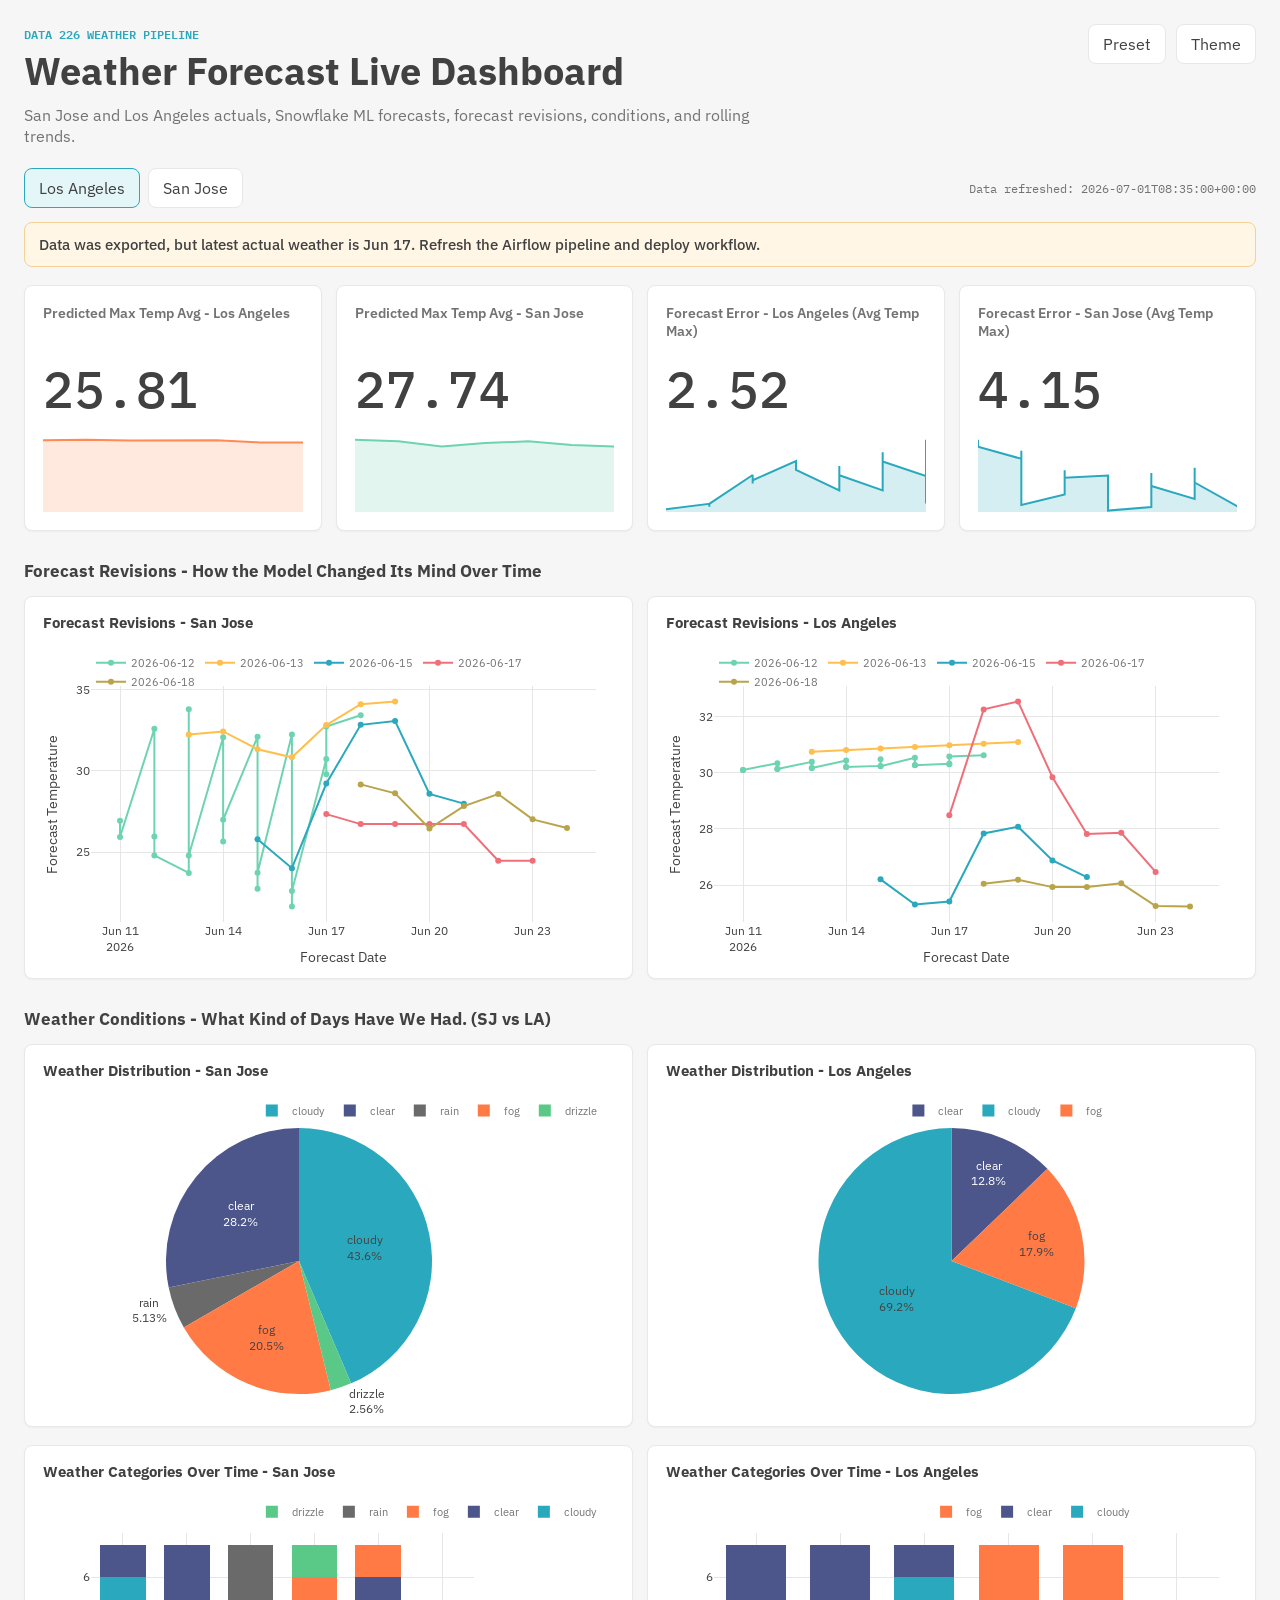
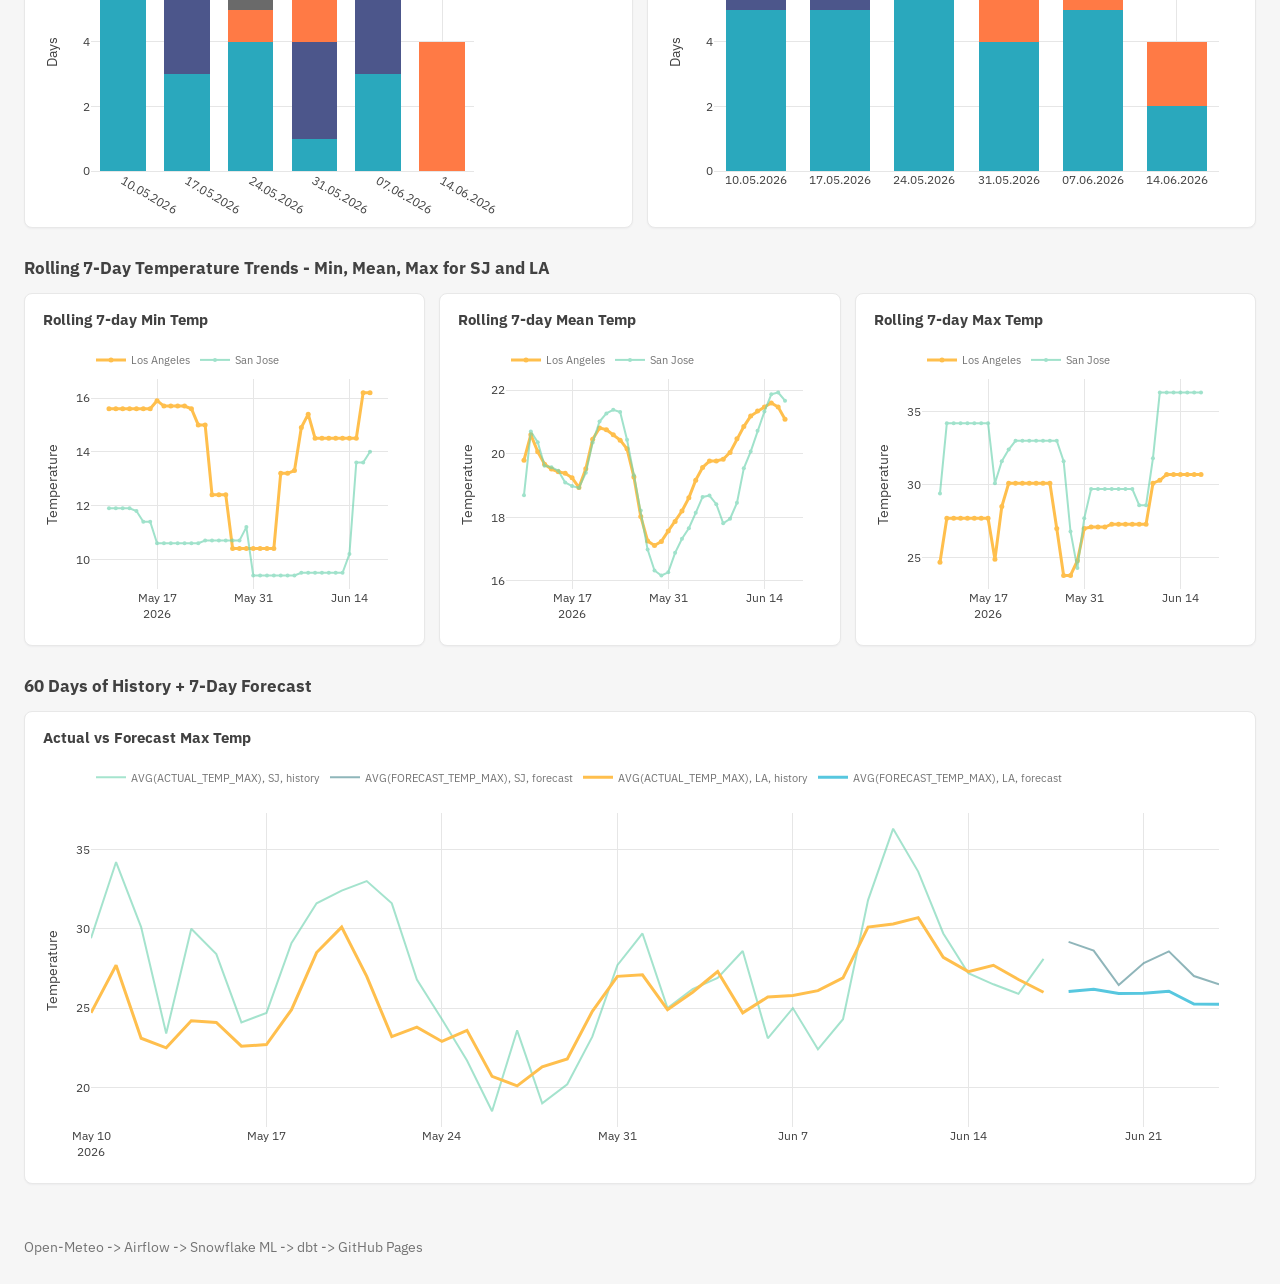
<file: docs/index.html>
<!DOCTYPE html>
<html lang="en">
<head>
    <meta charset="UTF-8">
    <meta name="viewport" content="width=device-width, initial-scale=1.0">
    <title>Weather Forecast Live Dashboard</title>
    <link rel="icon" href="data:,">
    <link rel="preconnect" href="https://fonts.googleapis.com">
    <link rel="preconnect" href="https://fonts.gstatic.com" crossorigin>
    <link href="https://fonts.googleapis.com/css2?family=IBM+Plex+Sans:wght@400;500;600;700&family=IBM+Plex+Mono:wght@500;600&display=swap" rel="stylesheet">
    <link rel="stylesheet" href="css/dashboard.css">
</head>
<body>
    <header class="dashboard-header">
        <div>
            <p class="eyebrow">DATA 226 Weather Pipeline</p>
            <h1>Weather Forecast Live Dashboard</h1>
            <p class="subtitle">San Jose and Los Angeles actuals, Snowflake ML forecasts, forecast revisions, conditions, and rolling trends.</p>
        </div>
        <div class="header-actions">
            <a class="preset-link" href="https://9106dc82.us2a.app.preset.io/superset/dashboard/8/?native_filters_key=dBFp1-5AII8" target="_blank" rel="noreferrer">Preset</a>
            <button class="theme-toggle" id="theme-toggle" type="button" aria-label="Toggle color theme">Theme</button>
        </div>
    </header>

    <main class="dashboard-container">
        <section class="toolbar" aria-label="Dashboard controls">
            <div class="control-group" role="group" aria-label="City focus">
                <button class="segmented active" type="button" data-city="Los Angeles">Los Angeles</button>
                <button class="segmented" type="button" data-city="San Jose">San Jose</button>
            </div>
            <div class="refresh-stamp" id="refresh-stamp">Loading data...</div>
        </section>

        <section class="freshness-banner" id="freshness-banner" hidden aria-live="polite"></section>

        <section class="kpi-row" aria-label="Key metrics">
            <article class="kpi-card">
                <span class="kpi-label">Predicted Max Temp Avg - Los Angeles</span>
                <strong class="kpi-value" id="kpi-la-forecast">--</strong>
                <div id="spark-la-forecast" class="sparkline"></div>
            </article>
            <article class="kpi-card">
                <span class="kpi-label">Predicted Max Temp Avg - San Jose</span>
                <strong class="kpi-value" id="kpi-sj-forecast">--</strong>
                <div id="spark-sj-forecast" class="sparkline"></div>
            </article>
            <article class="kpi-card">
                <span class="kpi-label">Forecast Error - Los Angeles (Avg Temp Max)</span>
                <strong class="kpi-value" id="kpi-la-error">--</strong>
                <div id="spark-la-error" class="sparkline"></div>
            </article>
            <article class="kpi-card">
                <span class="kpi-label">Forecast Error - San Jose (Avg Temp Max)</span>
                <strong class="kpi-value" id="kpi-sj-error">--</strong>
                <div id="spark-sj-error" class="sparkline"></div>
            </article>
        </section>

        <h2 class="section-title">Forecast Revisions - How the Model Changed Its Mind Over Time</h2>
        <section class="section-grid two-col">
            <article class="chart-card">
                <div class="chart-heading">
                    <h3>Forecast Revisions - San Jose</h3>
                </div>
                <div id="chart-revisions-sj" class="chart-container"></div>
            </article>
            <article class="chart-card">
                <div class="chart-heading">
                    <h3>Forecast Revisions - Los Angeles</h3>
                </div>
                <div id="chart-revisions-la" class="chart-container"></div>
            </article>
        </section>

        <h2 class="section-title">Weather Conditions - What Kind of Days Have We Had. (SJ vs LA)</h2>
        <section class="section-grid two-col">
            <article class="chart-card">
                <div class="chart-heading">
                    <h3>Weather Distribution - San Jose</h3>
                </div>
                <div id="chart-conditions-sj" class="chart-container"></div>
            </article>
            <article class="chart-card">
                <div class="chart-heading">
                    <h3>Weather Distribution - Los Angeles</h3>
                </div>
                <div id="chart-conditions-la" class="chart-container"></div>
            </article>
        </section>

        <section class="section-grid two-col">
            <article class="chart-card">
                <div class="chart-heading">
                    <h3>Weather Categories Over Time - San Jose</h3>
                </div>
                <div id="chart-categories-sj" class="chart-container"></div>
            </article>
            <article class="chart-card">
                <div class="chart-heading">
                    <h3>Weather Categories Over Time - Los Angeles</h3>
                </div>
                <div id="chart-categories-la" class="chart-container"></div>
            </article>
        </section>

        <h2 class="section-title">Rolling 7-Day Temperature Trends - Min, Mean, Max for SJ and LA</h2>
        <section class="section-grid three-col">
            <article class="chart-card">
                <div class="chart-heading">
                    <h3>Rolling 7-day Min Temp</h3>
                </div>
                <div id="chart-rolling-min" class="chart-container compact"></div>
            </article>
            <article class="chart-card">
                <div class="chart-heading">
                    <h3>Rolling 7-day Mean Temp</h3>
                </div>
                <div id="chart-rolling-mean" class="chart-container compact"></div>
            </article>
            <article class="chart-card">
                <div class="chart-heading">
                    <h3>Rolling 7-day Max Temp</h3>
                </div>
                <div id="chart-rolling-max" class="chart-container compact"></div>
            </article>
        </section>

        <h2 class="section-title">60 Days of History + 7-Day Forecast</h2>
        <section class="section-grid">
            <article class="chart-card">
                <div class="chart-heading">
                    <h3>Actual vs Forecast Max Temp</h3>
                </div>
                <div id="chart-history-forecast" class="chart-container tall"></div>
            </article>
        </section>

        <section class="empty-state" id="dashboard-error" hidden>
            <h2>Dashboard data is unavailable</h2>
            <p>Run <code>python web_dashboard/export_data.py</code>, then serve this folder over HTTP.</p>
        </section>
    </main>

    <footer class="dashboard-footer">
        <span>Open-Meteo -> Airflow -> Snowflake ML -> dbt -> GitHub Pages</span>
    </footer>

    <script src="https://cdn.plot.ly/plotly-2.32.0.min.js"></script>
    <script src="js/dashboard.js"></script>
</body>
</html>
</file>
<file: docs/css/dashboard.css>
:root {
    --bg: #f6f6f6;
    --surface: #ffffff;
    --surface-strong: #ffffff;
    --text: #414141;
    --muted: #737373;
    --border: #e8e8e8;
    --grid: #e6e6e6;
    --teal: #2aa8bd;
    --teal-soft: #e5f6f8;
    --amber: #ffbf4d;
    --rose: #ef6f79;
    --blue: #4c568b;
    --green: #6ed3b0;
    --shadow: 0 1px 2px rgba(15, 23, 42, 0.04);
    --radius: 8px;
}

[data-theme="dark"] {
    --bg: #181b1c;
    --surface: #22282a;
    --surface-strong: #2b3335;
    --text: #eef2ed;
    --muted: #afbbb4;
    --border: #3d4849;
    --grid: #3b4648;
    --teal: #70c8c3;
    --teal-soft: #244344;
    --amber: #e5a75d;
    --rose: #d87a8b;
    --blue: #75a6da;
    --green: #79bd8d;
    --shadow: 0 18px 45px rgba(0, 0, 0, 0.28);
}

* {
    box-sizing: border-box;
}

body {
    margin: 0;
    min-width: 320px;
    background: var(--bg);
    color: var(--text);
    font-family: "IBM Plex Sans", sans-serif;
}

button,
a {
    font: inherit;
}

.dashboard-header {
    display: flex;
    align-items: flex-start;
    justify-content: space-between;
    gap: 24px;
    max-width: 1440px;
    margin: 0 auto;
    padding: 24px 24px 14px;
}

.eyebrow {
    margin: 0 0 8px;
    color: var(--teal);
    font-family: "IBM Plex Mono", monospace;
    font-size: 0.78rem;
    font-weight: 600;
    letter-spacing: 0;
    text-transform: uppercase;
}

h1 {
    margin: 0;
    font-size: clamp(1.8rem, 3vw, 3rem);
    line-height: 1;
    letter-spacing: 0;
}

.subtitle {
    max-width: 760px;
    margin: 14px 0 0;
    color: var(--muted);
    font-size: 1.02rem;
}

.header-actions {
    display: flex;
    gap: 10px;
    flex-shrink: 0;
}

.preset-link,
.theme-toggle,
.segmented {
    min-height: 40px;
    border: 1px solid var(--border);
    border-radius: var(--radius);
    background: var(--surface);
    color: var(--text);
    cursor: pointer;
    text-decoration: none;
    transition: transform 160ms ease, border-color 160ms ease, background 160ms ease;
}

.preset-link,
.theme-toggle {
    display: inline-flex;
    align-items: center;
    justify-content: center;
    padding: 0 14px;
}

.preset-link:hover,
.theme-toggle:hover,
.segmented:hover {
    border-color: var(--teal);
    transform: translateY(-1px);
}

.dashboard-container {
    max-width: 1440px;
    margin: 0 auto;
    padding: 0 24px 36px;
}

.toolbar {
    display: flex;
    align-items: center;
    justify-content: space-between;
    gap: 18px;
    margin: 8px 0 18px;
}

.control-group {
    display: inline-flex;
    flex-wrap: wrap;
    gap: 8px;
}

.segmented {
    padding: 0 14px;
}

.segmented.active {
    border-color: var(--teal);
    background: var(--teal-soft);
    color: var(--text);
}

.refresh-stamp {
    color: var(--muted);
    font-family: "IBM Plex Mono", monospace;
    font-size: 0.78rem;
    text-align: right;
}

.freshness-banner {
    margin: -4px 0 18px;
    border: 1px solid var(--border);
    border-radius: var(--radius);
    padding: 12px 14px;
    font-size: 0.92rem;
    font-weight: 500;
}

.freshness-banner.freshness-ok {
    border-color: color-mix(in srgb, var(--green) 45%, var(--border));
    background: color-mix(in srgb, var(--green) 12%, var(--surface));
    color: var(--text);
}

.freshness-banner.freshness-warning {
    border-color: color-mix(in srgb, var(--amber) 55%, var(--border));
    background: color-mix(in srgb, var(--amber) 14%, var(--surface));
    color: var(--text);
}

.kpi-row {
    display: grid;
    grid-template-columns: repeat(4, minmax(0, 1fr));
    gap: 14px;
    margin-bottom: 18px;
}

.kpi-card,
.chart-card {
    border: 1px solid var(--border);
    border-radius: var(--radius);
    background: var(--surface);
    box-shadow: var(--shadow);
}

.kpi-card {
    min-height: 216px;
    padding: 18px;
}

.kpi-label,
.kpi-detail {
    display: block;
    color: var(--muted);
}

.kpi-label {
    min-height: 38px;
    font-size: 0.86rem;
    font-weight: 600;
}

.kpi-value {
    display: block;
    margin: 22px 0 14px;
    font-family: "IBM Plex Mono", monospace;
    font-size: clamp(2.4rem, 4vw, 3.8rem);
    font-weight: 500;
    line-height: 1;
}

.kpi-detail {
    font-size: 0.88rem;
}

.sparkline {
    width: 100%;
    min-height: 82px;
}

.section-title {
    margin: 28px 0 14px;
    font-size: 1.08rem;
    font-weight: 700;
    letter-spacing: 0;
}

.section-grid {
    display: grid;
    grid-template-columns: 1fr;
    gap: 14px;
    margin-bottom: 18px;
}

.section-grid.two-col {
    grid-template-columns: repeat(2, minmax(0, 1fr));
}

.section-grid.three-col {
    grid-template-columns: repeat(3, minmax(0, 1fr));
}

.chart-card {
    min-width: 0;
    padding: 16px 18px 12px;
}

.chart-heading {
    display: flex;
    align-items: flex-start;
    justify-content: space-between;
    gap: 14px;
    margin-bottom: 4px;
}

.chart-heading h3 {
    margin: 0;
    font-size: 0.92rem;
    font-weight: 700;
    letter-spacing: 0;
}

.chart-heading p {
    margin: 5px 0 0;
    color: var(--muted);
    font-size: 0.9rem;
}

.chart-container {
    width: 100%;
    min-height: 330px;
}

.chart-container.compact {
    min-height: 300px;
}

.chart-container.tall {
    min-height: 420px;
}

.empty-state {
    border: 1px solid var(--border);
    border-radius: var(--radius);
    padding: 28px;
    background: var(--surface);
    text-align: center;
}

.empty-state code {
    font-family: "IBM Plex Mono", monospace;
}

.dashboard-footer {
    max-width: 1440px;
    margin: 0 auto;
    padding: 0 24px 28px;
    color: var(--muted);
    font-size: 0.88rem;
}

@media (max-width: 980px) {
    .dashboard-header,
    .toolbar {
        align-items: stretch;
        flex-direction: column;
    }

    .header-actions {
        align-self: flex-start;
    }

    .refresh-stamp {
        text-align: left;
    }

    .kpi-row,
    .section-grid.two-col,
    .section-grid.three-col {
        grid-template-columns: 1fr;
    }
}

@media (max-width: 640px) {
    .dashboard-header,
    .dashboard-container,
    .dashboard-footer {
        padding-left: 14px;
        padding-right: 14px;
    }

    .control-group {
        display: grid;
        grid-template-columns: 1fr;
        width: 100%;
    }

    .segmented {
        width: 100%;
    }

    .kpi-row {
        grid-template-columns: 1fr;
    }

    .chart-card {
        padding: 14px 10px;
    }

    .chart-container,
    .chart-container.tall {
        min-height: 360px;
    }
}
</file>
